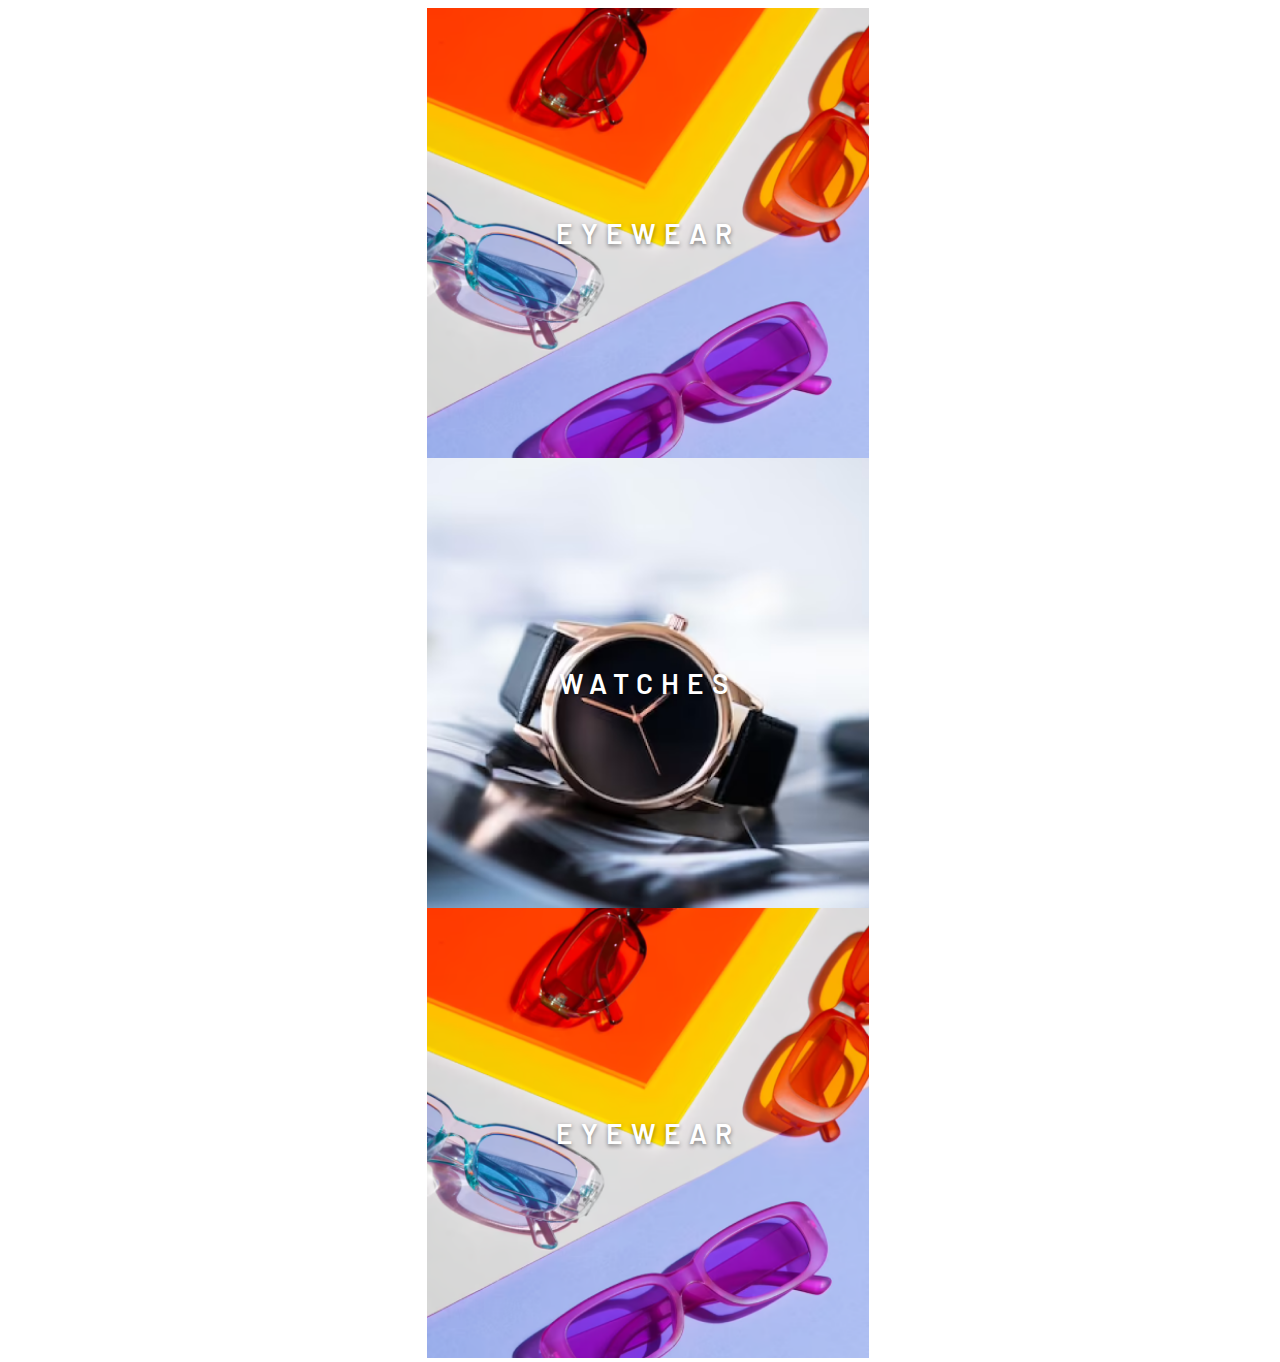
<file: index.html>
<!DOCTYPE html>
<html lang="en">
  <head>
    <meta charset="UTF-8" />
    <meta http-equiv="X-UA-Compatible" content="IE=edge" />
    <meta name="viewport" content="width=device-width, initial-scale=1.0" />
    <link rel="stylesheet" href="style.css" />
    <link
      rel="stylesheet"
      href="https://cdnjs.cloudflare.com/ajax/libs/font-awesome/6.4.0/css/all.min.css"
      integrity="sha512-iecdLmaskl7CVkqkXNQ/ZH/XLlvWZOJyj7Yy7tcenmpD1ypASozpmT/E0iPtmFIB46ZmdtAc9eNBvH0H/ZpiBw=="
      crossorigin="anonymous"
      referrerpolicy="no-referrer"
    />
    <link
      href="https://cdn.jsdelivr.net/npm/bootstrap@5.0.2/dist/css/bootstrap.min.css"
      rel="stylesheet"
      integrity="sha384-EVSTQN3/azprG1Anm3QDgpJLIm9Nao0Yz1ztcQTwFspd3yD65VohhpuuCOmLASjC"
      crossorigin="anonymous"
    />
    <link
      rel="stylesheet"
      href="https://cdn.jsdelivr.net/npm/swiper@9/swiper-bundle.min.css"
    />

    <script
      src="https://cdn.jsdelivr.net/npm/@popperjs/core@2.9.2/dist/umd/popper.min.js"
      integrity="sha384-IQsoLXl5PILFhosVNubq5LC7Qb9DXgDA9i+tQ8Zj3iwWAwPtgFTxbJ8NT4GN1R8p"
      crossorigin="anonymous"
    ></script>
    <script
      src="https://cdn.jsdelivr.net/npm/bootstrap@5.0.2/dist/js/bootstrap.min.js"
      integrity="sha384-cVKIPhGWiC2Al4u+LWgxfKTRIcfu0JTxR+EQDz/bgldoEyl4H0zUF0QKbrJ0EcQF"
      crossorigin="anonymous"
    ></script>
    <title>Home</title>
  </head>
  <body>
    <div class="wrapper">
      <div class="list-product d-flex flex-column">
        <!-- <div class="item-product">
          <div class="product-name">EYEWEAR</div>
          <img src="../assets/image/product-1.png" alt="" />
        </div>
        <div class="item-product">
          <div class="product-name">WATCHES</div>
          <img src="../assets/image/product-2.png" alt="" />
        </div>
        <div class="item-product">
          <div class="product-name">EYEWEAR</div>
          <img src="../assets/image/product-1.png" alt="" />
        </div> -->
      </div>
    </div>
  <script src="./main.js"></script>

  </body>
</html>
</file>
<file: style.css>
@import url("https://fonts.googleapis.com/css2?family=Poppins:wght@400;500&display=swap");
@import url('https://fonts.googleapis.com/css2?family=Barlow:ital,wght@0,300;0,400;0,500;0,600;0,700;1,300;1,400;1,500;1,600;1,700&family=Lexend:wght@400;500&display=swap');

.wrapper{
    height: 100vh;
    width: 100vw;
    position: absolute;
    display: flex;
    align-items: center;
    justify-content: center;
    /* background-color: aquamarine; */
}
img{
    height: 100%;
    width: 100%;
    object-fit: cover;
}
.list-product{
    height: 100vh;
}
.item-product{
    position: relative;
    height: 50vh;
}
.product-name{
	position: absolute;
    left: 50%;
    top: 50%;
    transform: translate(-50%, -50%);
    font-family: 'Barlow';
    font-weight: 600;
    font-size: 28px;
    color: #FFFFFF;
    text-shadow: 0px 2px 4px rgba(0, 0, 0, 0.45);
    letter-spacing: 8px;
}
</file>
